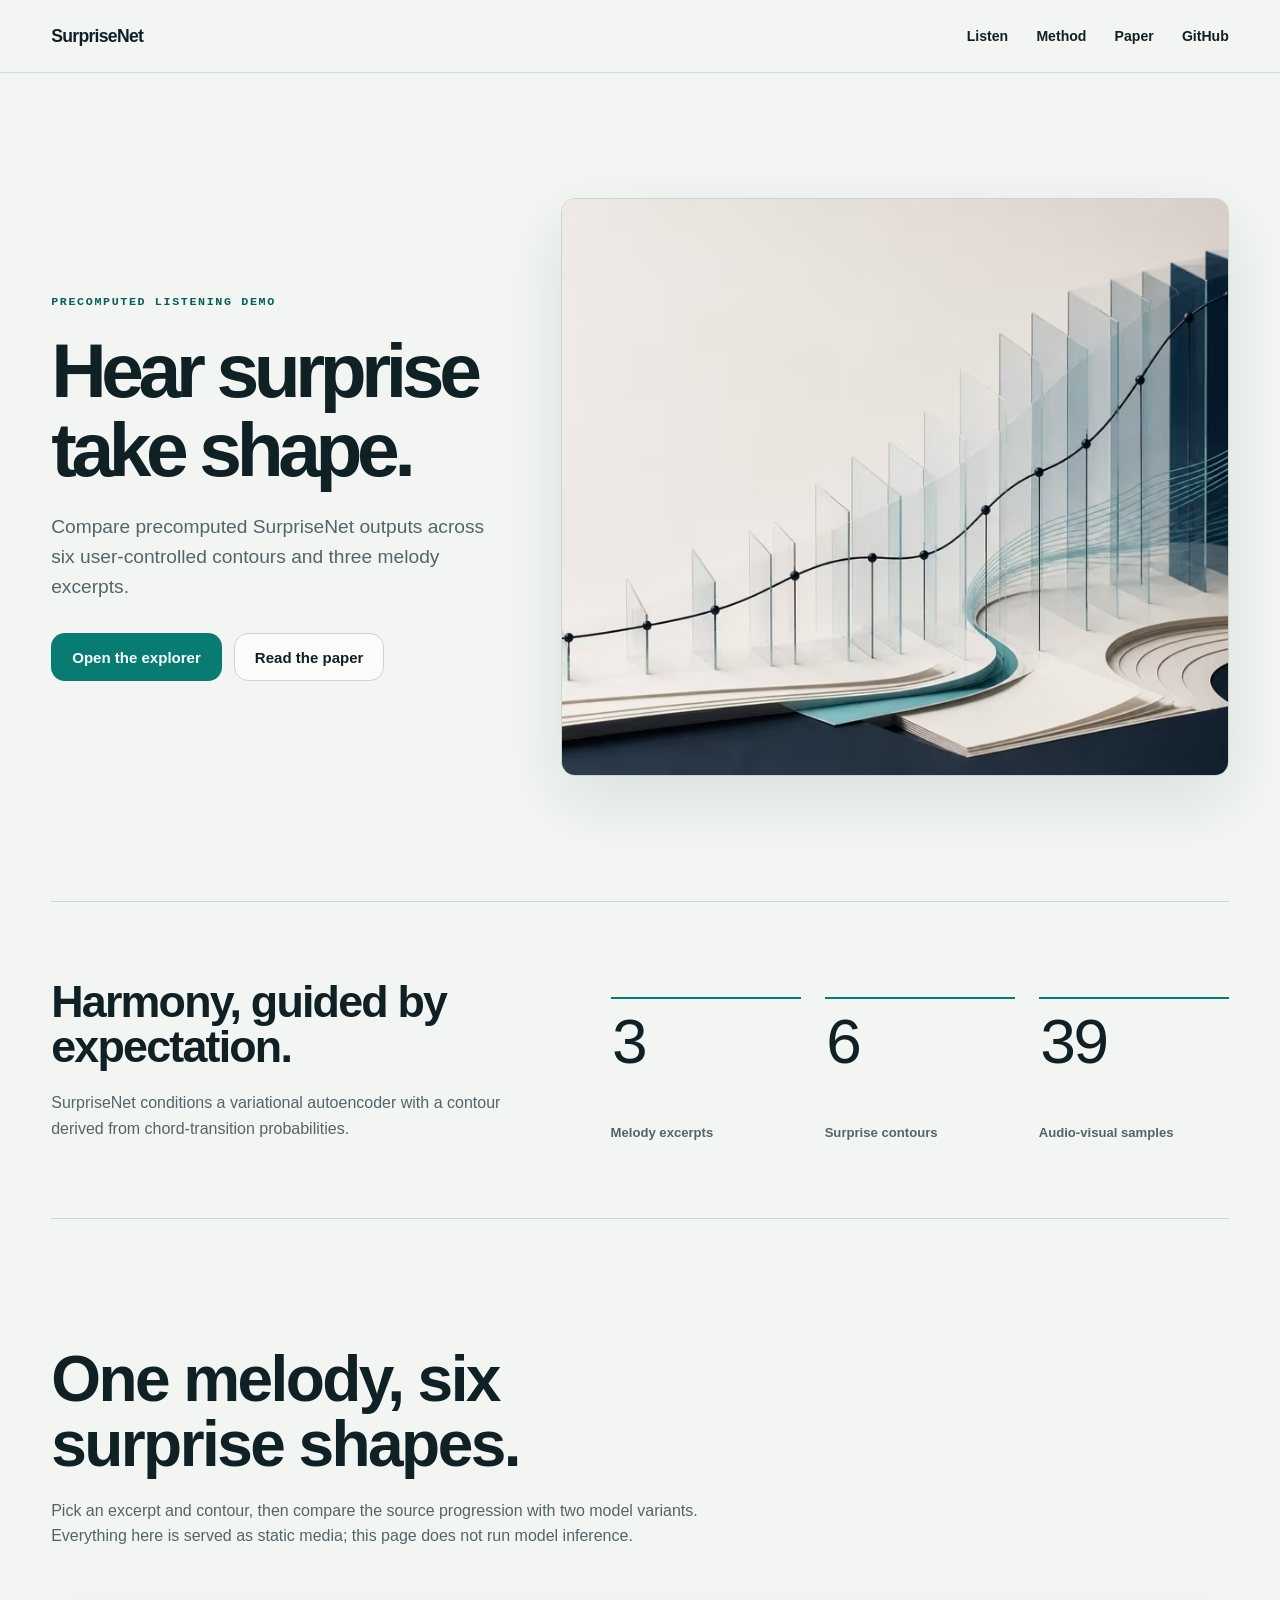
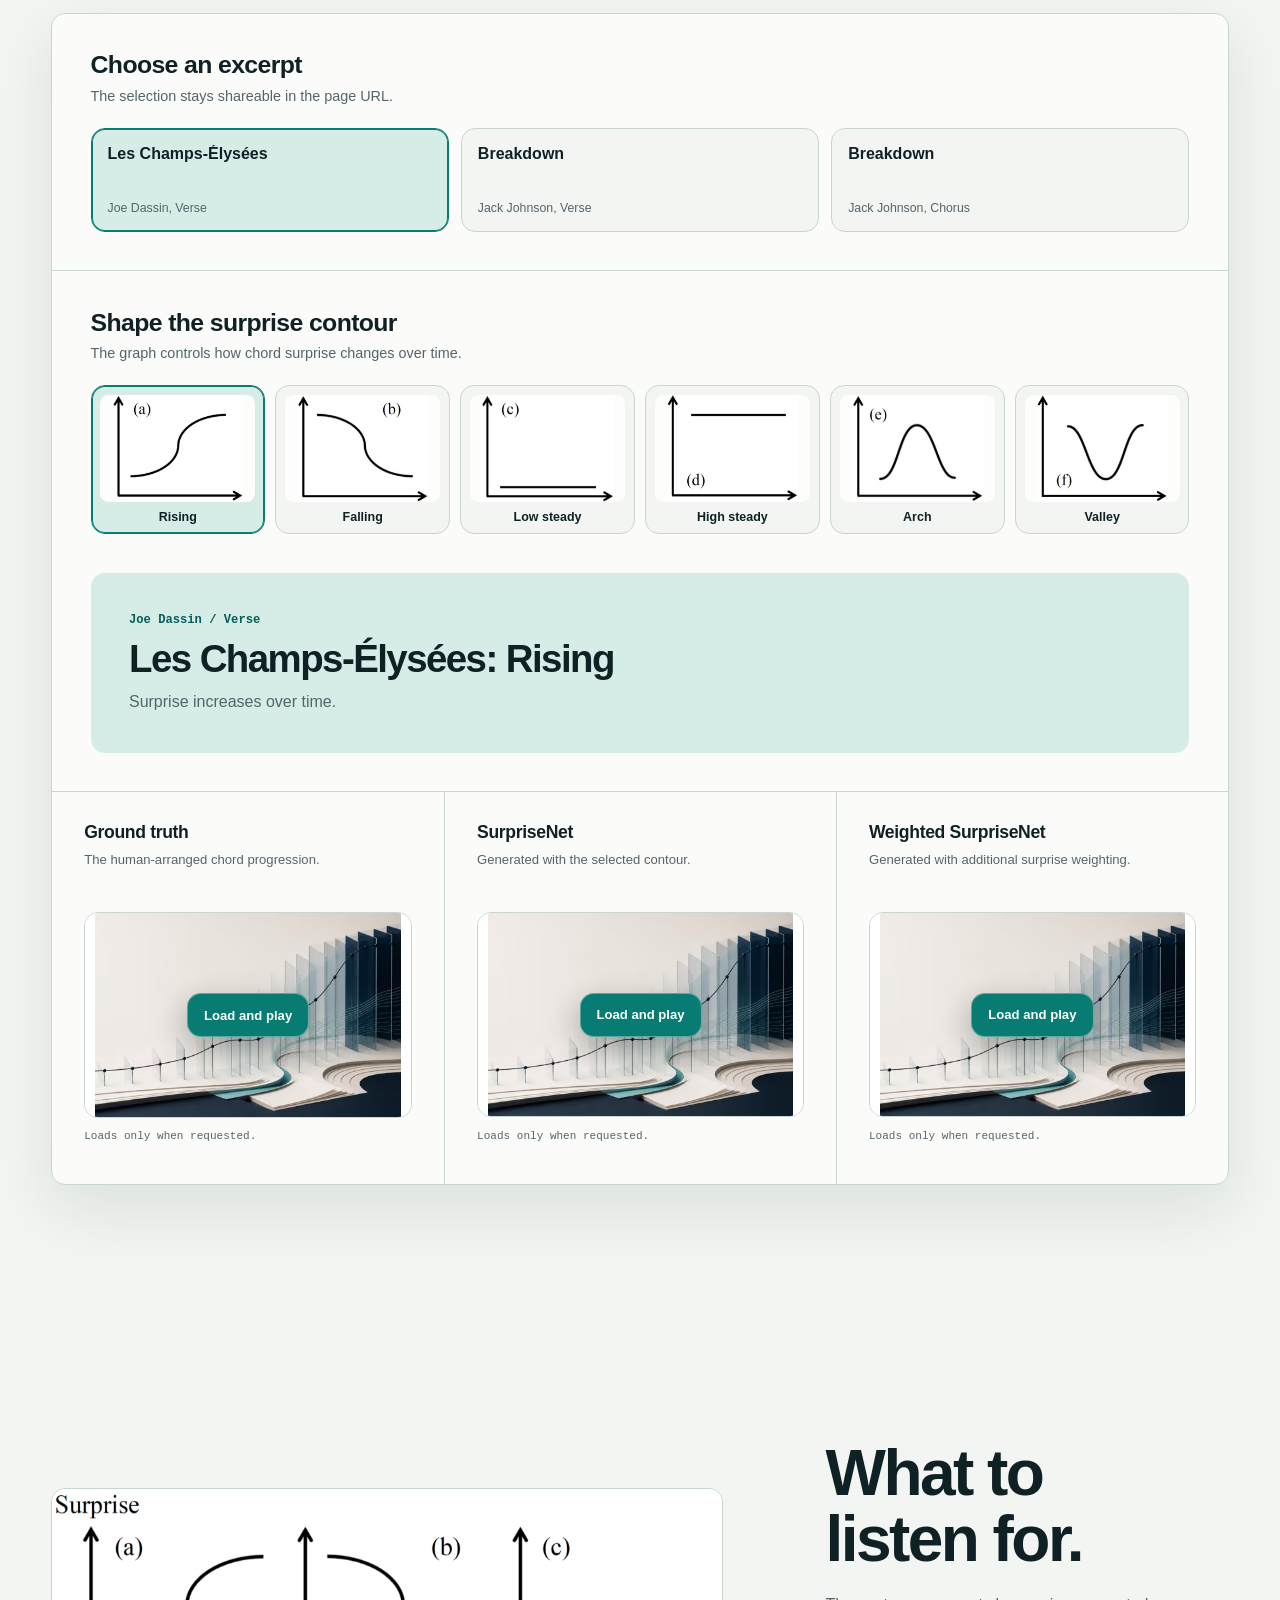
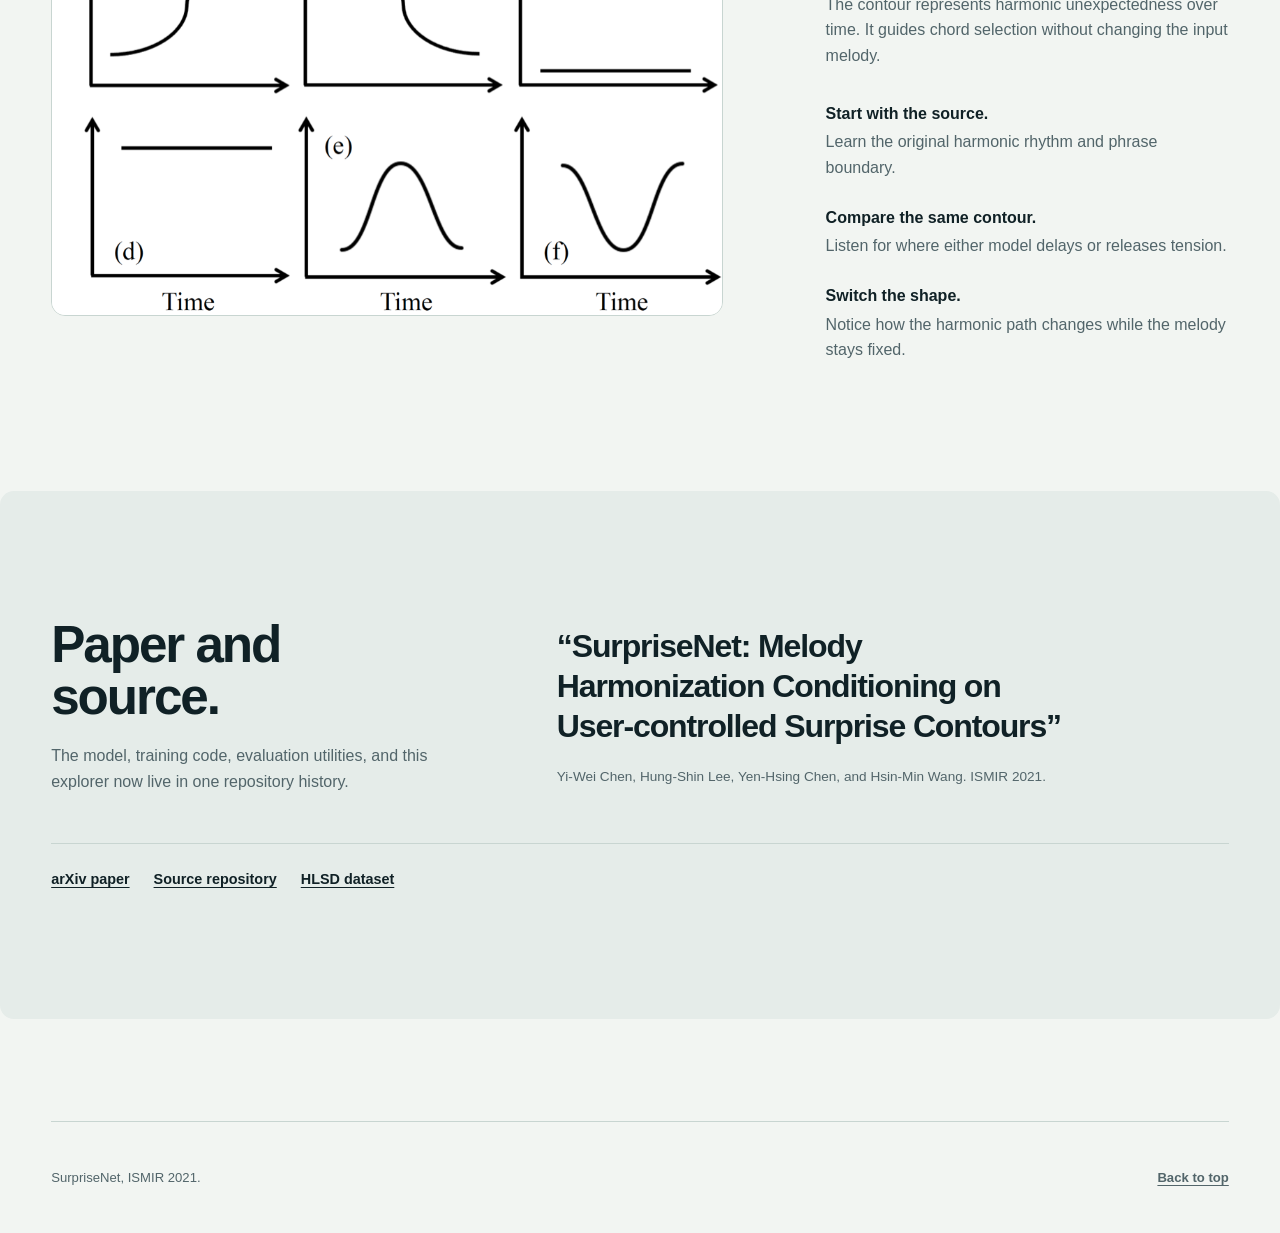
<file: index.html>
<!doctype html>
<html lang="en">
  <head>
    <meta charset="utf-8">
    <meta name="viewport" content="width=device-width, initial-scale=1">
    <meta name="color-scheme" content="light dark">
    <meta
      name="description"
      content="Explore SurpriseNet melody harmonization samples across six user-controlled surprise contours."
    >
    <meta name="theme-color" content="#f2f5f2" media="(prefers-color-scheme: light)">
    <meta name="theme-color" content="#0b1417" media="(prefers-color-scheme: dark)">

    <meta property="og:type" content="website">
    <meta property="og:site_name" content="SurpriseNet">
    <meta property="og:title" content="SurpriseNet Sample Explorer">
    <meta
      property="og:description"
      content="Hear how six user-controlled surprise contours shape generated chord progressions."
    >
    <meta property="og:url" content="https://scmvp301135.github.io/SurpriseNet/">
    <meta
      property="og:image"
      content="https://scmvp301135.github.io/SurpriseNet/static/media/og-image-v2.jpg"
    >
    <meta property="og:image:type" content="image/jpeg">
    <meta property="og:image:width" content="1200">
    <meta property="og:image:height" content="630">
    <meta
      property="og:image:alt"
      content="A rising surprise contour crossing layered chord planes."
    >

    <meta name="twitter:card" content="summary_large_image">
    <meta name="twitter:title" content="SurpriseNet Sample Explorer">
    <meta
      name="twitter:description"
      content="Hear how six user-controlled surprise contours shape generated chord progressions."
    >
    <meta
      name="twitter:image"
      content="https://scmvp301135.github.io/SurpriseNet/static/media/og-image-v2.jpg"
    >

    <link rel="canonical" href="https://scmvp301135.github.io/SurpriseNet/">
    <link rel="icon" type="image/jpeg" href="static/media/favicon.jpg">
    <link
      rel="preload"
      as="image"
      href="static/media/hero-480.avif"
      type="image/avif"
      media="(max-width: 56rem)"
      fetchpriority="high"
    >
    <link
      rel="preload"
      as="image"
      href="static/media/hero-960.avif"
      type="image/avif"
      media="(min-width: 56.001rem)"
      fetchpriority="high"
    >
    <link rel="stylesheet" href="static/css/style.css">
    <title>SurpriseNet Sample Explorer</title>

    <script type="application/ld+json">
      {
        "@context": "https://schema.org",
        "@type": "ScholarlyArticle",
        "name": "SurpriseNet: Melody Harmonization Conditioning on User-controlled Surprise Contours",
        "author": [
          { "@type": "Person", "name": "Yi-Wei Chen" },
          { "@type": "Person", "name": "Hung-Shin Lee" },
          { "@type": "Person", "name": "Yen-Hsing Chen" },
          { "@type": "Person", "name": "Hsin-Min Wang" }
        ],
        "datePublished": "2021",
        "url": "https://arxiv.org/abs/2108.00378"
      }
    </script>
  </head>

  <body>
    <a class="skip-link" href="#main-content">Skip to content</a>

    <header class="site-header">
      <nav class="site-nav" aria-label="Primary navigation">
        <a class="wordmark" href="#top" aria-label="SurpriseNet home">SurpriseNet</a>
        <div class="nav-links">
          <a href="#listen">Listen</a>
          <a href="#method">Method</a>
          <a href="#paper">Paper</a>
          <a href="https://github.com/scmvp301135/SurpriseNet">GitHub</a>
        </div>
      </nav>
    </header>

    <main id="main-content">
      <section class="hero" id="top" aria-labelledby="hero-title">
        <div class="hero-copy">
          <p class="eyebrow">Precomputed listening demo</p>
          <h1 id="hero-title">Hear surprise take shape.</h1>
          <p class="hero-summary">
            Compare precomputed SurpriseNet outputs across six user-controlled contours and three melody excerpts.
          </p>
          <div class="hero-actions">
            <a class="button button-primary" href="#listen">Open the explorer</a>
            <a class="button button-secondary" href="https://arxiv.org/abs/2108.00378">
              Read the paper
            </a>
          </div>
        </div>

        <figure class="hero-visual">
          <picture>
            <source
              media="(max-width: 56rem)"
              type="image/avif"
              srcset="static/media/hero-480.avif"
            >
            <source type="image/avif" srcset="static/media/hero-960.avif">
            <img
              src="static/media/hero.jpg"
              width="1280"
              height="853"
              alt="A rising surprise contour crossing a field of layered chord planes."
              fetchpriority="high"
            >
          </picture>
        </figure>
      </section>

      <section class="project-snapshot" aria-labelledby="snapshot-title">
        <div class="section-heading">
          <h2 id="snapshot-title">Harmony, guided by expectation.</h2>
          <p>
            SurpriseNet conditions a variational autoencoder with a contour derived from chord-transition probabilities.
          </p>
        </div>

        <dl class="project-metrics" aria-label="Demo contents">
          <div>
            <dt>Melody excerpts</dt>
            <dd>3</dd>
          </div>
          <div>
            <dt>Surprise contours</dt>
            <dd>6</dd>
          </div>
          <div>
            <dt>Audio-visual samples</dt>
            <dd>39</dd>
          </div>
        </dl>
      </section>

      <section class="explorer section" id="listen" aria-labelledby="explorer-title">
        <div class="section-heading section-heading-narrow">
          <h2 id="explorer-title">One melody, six surprise shapes.</h2>
          <p>
            Pick an excerpt and contour, then compare the source progression with two model variants. Everything here is served as static media; this page does not run model inference.
          </p>
        </div>

        <div class="explorer-shell">
          <div class="selector-block">
            <div class="selector-heading">
              <h3>Choose an excerpt</h3>
              <p>The selection stays shareable in the page URL.</p>
            </div>
            <div
              class="song-selector"
              id="song-selector"
              role="group"
              aria-label="Melody excerpt"
            ></div>
          </div>

          <div class="selector-block selector-block-contours">
            <div class="selector-heading">
              <h3>Shape the surprise contour</h3>
              <p>The graph controls how chord surprise changes over time.</p>
            </div>
            <div
              class="contour-selector"
              id="contour-selector"
              role="group"
              aria-label="Surprise contour"
            ></div>
          </div>

          <div class="current-selection">
            <div class="selection-copy" aria-live="polite">
              <p class="selection-context" id="selection-context"></p>
              <h3 id="selection-title"></h3>
              <p id="selection-description"></p>
            </div>
          </div>

          <div class="comparison-grid" aria-label="Harmonization comparison">
            <article class="player-panel player-panel-source">
              <header>
                <h3>Ground truth</h3>
                <p>The human-arranged chord progression.</p>
              </header>
              <div class="video-frame">
                <video
                  id="ground-truth-video"
                  playsinline
                  preload="none"
                  poster="static/media/hero-480.avif"
                  aria-describedby="ground-truth-status"
                ></video>
                <button class="load-player" type="button" data-load-player="groundTruth">
                  Load and play
                </button>
              </div>
              <p class="player-status" id="ground-truth-status" role="status">
                Loads when you press play.
              </p>
            </article>

            <article class="player-panel">
              <header>
                <h3>SurpriseNet</h3>
                <p>Generated with the selected contour.</p>
              </header>
              <div class="video-frame">
                <video
                  id="surprisenet-video"
                  playsinline
                  preload="none"
                  poster="static/media/hero-480.avif"
                  aria-describedby="surprisenet-status"
                ></video>
                <button class="load-player" type="button" data-load-player="surpriseNet">
                  Load and play
                </button>
              </div>
              <p class="player-status" id="surprisenet-status" role="status">
                Loads when you press play.
              </p>
            </article>

            <article class="player-panel">
              <header>
                <h3>Weighted SurpriseNet</h3>
                <p>Generated with additional surprise weighting.</p>
              </header>
              <div class="video-frame">
                <video
                  id="weighted-video"
                  playsinline
                  preload="none"
                  poster="static/media/hero-480.avif"
                  aria-describedby="weighted-status"
                ></video>
                <button class="load-player" type="button" data-load-player="weighted">
                  Load and play
                </button>
              </div>
              <p class="player-status" id="weighted-status" role="status">
                Loads when you press play.
              </p>
            </article>
          </div>

          <noscript>
            <p class="notice">JavaScript is required to switch between the listening samples.</p>
          </noscript>
        </div>
      </section>

      <section class="method section" id="method" aria-labelledby="method-title">
        <figure class="method-visual">
          <img
            src="static/media/user_condition.png"
            width="960"
            height="611"
            loading="lazy"
            decoding="async"
            alt="Six plots showing rising, falling, low, high, arch, and valley surprise contours."
          >
        </figure>

        <div class="method-copy">
          <h2 id="method-title">What to listen for.</h2>
          <p>
            The contour represents harmonic unexpectedness over time. It guides chord selection without changing the input melody.
          </p>
          <ol class="listening-notes">
            <li>
              <strong>Start with the source.</strong>
              Learn the original harmonic rhythm and phrase boundary.
            </li>
            <li>
              <strong>Compare the same contour.</strong>
              Listen for where either model delays or releases tension.
            </li>
            <li>
              <strong>Switch the shape.</strong>
              Notice how the harmonic path changes while the melody stays fixed.
            </li>
          </ol>
        </div>
      </section>

      <section class="paper section" id="paper" aria-labelledby="paper-title">
        <div class="paper-copy">
          <h2 id="paper-title">Paper and source.</h2>
          <p>
            The model, training code, evaluation utilities, and this explorer now live in one repository history.
          </p>
        </div>

        <blockquote class="citation">
          <p>
            “SurpriseNet: Melody Harmonization Conditioning on User-controlled Surprise Contours”
          </p>
          <cite>Yi-Wei Chen, Hung-Shin Lee, Yen-Hsing Chen, and Hsin-Min Wang. ISMIR 2021.</cite>
        </blockquote>

        <div class="resource-links" aria-label="Project resources">
          <a href="https://arxiv.org/abs/2108.00378">arXiv paper</a>
          <a href="https://github.com/scmvp301135/SurpriseNet">Source repository</a>
          <a href="https://github.com/wayne391/lead-sheet-dataset">HLSD dataset</a>
        </div>
      </section>
    </main>

    <footer class="site-footer">
      <p>SurpriseNet, ISMIR 2021.</p>
      <a href="#top">Back to top</a>
    </footer>

    <script type="module" src="static/js/app.mjs"></script>
  </body>
</html>
</file>
<file: static/css/style.css>
:root {
  color-scheme: light dark;
  --canvas: #f2f5f2;
  --surface: #fbfcf9;
  --surface-muted: #e5ece9;
  --surface-strong: #d9e5e1;
  --media-surface: #fff;
  --ink: #102126;
  --ink-soft: #52656a;
  --line: #c8d5d1;
  --accent: #087c72;
  --accent-strong: #065e58;
  --accent-soft: #d5ece7;
  --on-accent: #f7fffd;
  --focus: #087c72;
  --danger: #a83232;
  --radius: 0.875rem;
  --shadow: 0 1.5rem 4rem rgb(22 57 53 / 0.1);
  --page-width: 90rem;
  --page-padding: clamp(1rem, 4vw, 4rem);
  --font-sans: ui-sans-serif, -apple-system, BlinkMacSystemFont, "Segoe UI", sans-serif;
  --font-mono: ui-monospace, "SFMono-Regular", Consolas, "Liberation Mono", monospace;
}

@media (prefers-color-scheme: dark) {
  :root {
    --canvas: #0b1417;
    --surface: #111d21;
    --surface-muted: #16262a;
    --surface-strong: #203238;
    --ink: #edf7f4;
    --ink-soft: #adbfbb;
    --line: #304349;
    --accent: #62d7c8;
    --accent-strong: #8ce7db;
    --accent-soft: #183d3a;
    --on-accent: #071b1a;
    --focus: #7ce2d5;
    --danger: #ff9999;
    --shadow: 0 1.5rem 4rem rgb(1 8 10 / 0.35);
  }
}

*,
*::before,
*::after {
  box-sizing: border-box;
}

html {
  scroll-behavior: smooth;
  scroll-padding-top: 5.5rem;
}

body {
  min-width: 20rem;
  margin: 0;
  overflow-x: hidden;
  background: var(--canvas);
  color: var(--ink);
  font-family: var(--font-sans);
  font-size: 1rem;
  line-height: 1.6;
  text-rendering: optimizeLegibility;
  -webkit-font-smoothing: antialiased;
}

body,
button {
  font-family: var(--font-sans);
}

img,
video {
  display: block;
  max-width: 100%;
}

[hidden] {
  display: none !important;
}

a {
  color: inherit;
  text-decoration-thickness: 0.08em;
  text-underline-offset: 0.2em;
}

a:hover {
  color: var(--accent-strong);
}

button,
a {
  -webkit-tap-highlight-color: transparent;
}

button:focus-visible,
a:focus-visible,
video:focus-visible {
  outline: 0.2rem solid var(--focus);
  outline-offset: 0.2rem;
}

h1,
h2,
h3,
p,
figure,
blockquote,
dl,
dd {
  margin: 0;
}

h1,
h2,
h3 {
  font-weight: 680;
  letter-spacing: -0.04em;
  line-height: 1.02;
}

h2 {
  max-width: 18ch;
  font-size: clamp(2.2rem, 5vw, 4.8rem);
}

h3 {
  font-size: clamp(1.2rem, 2vw, 1.55rem);
}

.skip-link {
  position: fixed;
  top: 0.75rem;
  left: 0.75rem;
  z-index: 100;
  transform: translateY(-180%);
  border-radius: var(--radius);
  background: var(--accent);
  color: var(--on-accent);
  font-weight: 700;
  padding: 0.7rem 1rem;
}

.skip-link:focus {
  transform: translateY(0);
}

.site-header {
  position: sticky;
  top: 0;
  z-index: 10;
  border-bottom: 0.0625rem solid color-mix(in srgb, var(--line) 74%, transparent);
  background: color-mix(in srgb, var(--canvas) 90%, transparent);
  backdrop-filter: blur(1rem) saturate(130%);
  -webkit-backdrop-filter: blur(1rem) saturate(130%);
}

.site-nav {
  display: flex;
  width: min(100%, var(--page-width));
  height: 4.5rem;
  margin-inline: auto;
  align-items: center;
  justify-content: space-between;
  gap: 2rem;
  padding-inline: var(--page-padding);
}

.wordmark {
  font-size: 1.1rem;
  font-weight: 760;
  letter-spacing: -0.04em;
  text-decoration: none;
}

.nav-links {
  display: flex;
  min-width: 0;
  align-items: center;
  gap: clamp(1rem, 2.2vw, 2rem);
  font-size: 0.88rem;
  font-weight: 650;
  white-space: nowrap;
}

.nav-links a {
  text-decoration: none;
}

.hero {
  display: grid;
  width: min(100%, var(--page-width));
  min-height: calc(100dvh - 4.5rem);
  margin-inline: auto;
  align-items: center;
  grid-template-columns: minmax(0, 0.8fr) minmax(28rem, 1.2fr);
  gap: clamp(2rem, 5vw, 6rem);
  padding: clamp(2rem, 6vh, 5rem) var(--page-padding);
}

.hero-copy {
  position: relative;
  z-index: 1;
}

.eyebrow {
  margin-bottom: 1.25rem;
  color: var(--accent-strong);
  font-family: var(--font-mono);
  font-size: 0.73rem;
  font-weight: 750;
  letter-spacing: 0.14em;
  text-transform: uppercase;
}

.hero h1 {
  max-width: 11.5ch;
  font-size: clamp(3.4rem, 6vw, 6.8rem);
  letter-spacing: -0.07em;
}

.hero-summary {
  max-width: 31rem;
  margin-top: 1.5rem;
  color: var(--ink-soft);
  font-size: clamp(1.05rem, 1.5vw, 1.3rem);
  line-height: 1.55;
}

.hero-actions {
  display: flex;
  flex-wrap: wrap;
  gap: 0.75rem;
  margin-top: 2rem;
}

.button {
  display: inline-flex;
  min-height: 3rem;
  align-items: center;
  justify-content: center;
  border: 0.0625rem solid transparent;
  border-radius: var(--radius);
  font-size: 0.94rem;
  font-weight: 720;
  line-height: 1;
  padding: 0.95rem 1.25rem;
  text-decoration: none;
  white-space: nowrap;
  transition:
    transform 160ms ease,
    background-color 160ms ease,
    border-color 160ms ease,
    color 160ms ease;
}

.button:hover {
  transform: translateY(-0.08rem);
}

.button:active {
  transform: translateY(0.06rem) scale(0.99);
}

.button-primary {
  background: var(--accent);
  color: var(--on-accent);
}

.button-primary:hover {
  background: var(--accent-strong);
  color: var(--on-accent);
}

.button-secondary {
  border-color: var(--line);
  background: var(--surface);
}

.button-secondary:hover {
  border-color: var(--accent);
  color: var(--accent-strong);
}

.hero-visual {
  overflow: hidden;
  border: 0.0625rem solid var(--line);
  border-radius: var(--radius);
  background: var(--surface);
  box-shadow: var(--shadow);
}

.hero-visual img {
  width: 100%;
  height: min(64dvh, 43rem);
  object-fit: cover;
}

.project-snapshot {
  display: grid;
  width: min(calc(100% - 2 * var(--page-padding)), calc(var(--page-width) - 2 * var(--page-padding)));
  margin-inline: auto;
  border-block: 0.0625rem solid var(--line);
  grid-template-columns: minmax(0, 0.85fr) minmax(30rem, 1.15fr);
  gap: clamp(3rem, 8vw, 8rem);
  padding-block: clamp(3rem, 6vw, 5rem);
}

.section-heading p,
.paper-copy p,
.method-copy > p {
  max-width: 41rem;
  margin-top: 1.25rem;
  color: var(--ink-soft);
  font-size: clamp(1rem, 1.25vw, 1.15rem);
}

.project-snapshot h2 {
  font-size: clamp(2rem, 3.5vw, 3.8rem);
}

.project-metrics {
  display: grid;
  align-items: end;
  grid-template-columns: repeat(3, minmax(0, 1fr));
  gap: 1.5rem;
}

.project-metrics div {
  display: flex;
  min-width: 0;
  min-height: 9rem;
  flex-direction: column-reverse;
  justify-content: space-between;
  border-top: 0.18rem solid var(--accent);
  padding-top: 0.9rem;
}

.project-metrics dt {
  color: var(--ink-soft);
  font-size: 0.82rem;
  font-weight: 650;
  line-height: 1.35;
}

.project-metrics dd {
  font-family: var(--font-mono);
  font-size: clamp(2.8rem, 5vw, 5.5rem);
  font-weight: 520;
  letter-spacing: -0.08em;
  line-height: 1;
}

.section {
  width: min(100%, var(--page-width));
  margin-inline: auto;
  padding: clamp(5.5rem, 10vw, 9rem) var(--page-padding);
}

.section-heading-narrow {
  max-width: 54rem;
}

.explorer-shell {
  margin-top: clamp(2.5rem, 5vw, 4.5rem);
  overflow: hidden;
  border: 0.0625rem solid var(--line);
  border-radius: var(--radius);
  background: var(--surface);
  box-shadow: var(--shadow);
}

.selector-block {
  padding: clamp(1.25rem, 3vw, 2.5rem);
}

.selector-block + .selector-block {
  border-top: 0.0625rem solid var(--line);
}

.selector-heading {
  margin-bottom: 1.25rem;
}

.selector-heading h3 {
  letter-spacing: -0.025em;
}

.selector-heading p {
  max-width: 35rem;
  margin-top: 0.45rem;
  color: var(--ink-soft);
  font-size: 0.9rem;
}

.song-selector {
  display: grid;
  grid-template-columns: repeat(3, minmax(0, 1fr));
  gap: 0.75rem;
}

.song-option,
.contour-option {
  min-width: 0;
  border: 0.0625rem solid var(--line);
  border-radius: var(--radius);
  background: var(--canvas);
  color: var(--ink);
  cursor: pointer;
  text-align: left;
  transition:
    transform 150ms ease,
    background-color 150ms ease,
    border-color 150ms ease,
    color 150ms ease;
}

.song-option:hover,
.contour-option:hover {
  transform: translateY(-0.08rem);
  border-color: var(--accent);
}

.song-option:active,
.contour-option:active {
  transform: translateY(0.05rem) scale(0.99);
}

.song-option[aria-pressed="true"],
.contour-option[aria-pressed="true"] {
  border-color: var(--accent);
  background: var(--accent-soft);
  box-shadow: inset 0 0 0 0.0625rem var(--accent);
}

.song-option {
  display: flex;
  min-height: 6.5rem;
  flex-direction: column;
  justify-content: space-between;
  padding: 1rem;
}

.song-option-title {
  overflow: hidden;
  font-size: 1rem;
  font-weight: 720;
  text-overflow: ellipsis;
  white-space: nowrap;
}

.song-option-detail {
  color: var(--ink-soft);
  font-size: 0.77rem;
}

.contour-selector {
  display: grid;
  grid-template-columns: repeat(6, minmax(7.5rem, 1fr));
  gap: 0.65rem;
}

.contour-option {
  padding: 0.55rem;
  text-align: center;
}

.contour-option img {
  width: 100%;
  height: auto;
  aspect-ratio: 1.45 / 1;
  border-radius: calc(var(--radius) - 0.35rem);
  background: #fdfdfb;
  object-fit: contain;
}

.contour-option span {
  display: block;
  margin-top: 0.55rem;
  font-size: 0.78rem;
  font-weight: 720;
}

.current-selection {
  margin: 0 clamp(1.25rem, 3vw, 2.5rem) clamp(1.25rem, 3vw, 2.5rem);
  overflow: hidden;
  border-radius: var(--radius);
  background: var(--accent-soft);
}

.selection-copy {
  display: flex;
  min-height: 9.5rem;
  flex-direction: column;
  justify-content: center;
  padding: clamp(1.5rem, 3vw, 2.5rem);
}

.selection-context {
  margin-bottom: 0.55rem;
  color: var(--accent-strong);
  font-family: var(--font-mono);
  font-size: 0.76rem;
  font-weight: 700;
}

.selection-copy h3 {
  font-size: clamp(1.8rem, 3vw, 3.1rem);
}

.selection-copy > p:last-child {
  margin-top: 0.65rem;
  color: var(--ink-soft);
}

.comparison-grid {
  display: grid;
  border-top: 0.0625rem solid var(--line);
  grid-template-columns: repeat(3, minmax(0, 1fr));
}

.player-panel {
  display: grid;
  min-width: 0;
  align-content: start;
  grid-template-rows: auto auto auto;
  padding: clamp(1.25rem, 2.5vw, 2rem);
}

.player-panel + .player-panel {
  border-left: 0.0625rem solid var(--line);
}

.player-panel header {
  min-height: 5.5rem;
}

.player-panel h3 {
  font-size: 1.1rem;
  letter-spacing: -0.02em;
}

.player-panel header p {
  margin-top: 0.4rem;
  color: var(--ink-soft);
  font-size: 0.82rem;
}

.video-frame {
  position: relative;
  overflow: hidden;
  border: 0.0625rem solid var(--line);
  border-radius: var(--radius);
  background: var(--media-surface);
}

.player-panel video {
  width: 100%;
  aspect-ratio: 16 / 10;
  background: var(--media-surface);
  object-fit: contain;
}

.load-player {
  position: absolute;
  top: 50%;
  left: 50%;
  min-height: 2.75rem;
  transform: translate(-50%, -50%);
  border: 0.0625rem solid color-mix(in srgb, var(--on-accent) 35%, transparent);
  border-radius: var(--radius);
  background: var(--accent);
  box-shadow: 0 0.75rem 2rem rgb(1 15 16 / 0.32);
  color: var(--on-accent);
  cursor: pointer;
  font-size: 0.82rem;
  font-weight: 740;
  padding: 0.8rem 1rem;
  white-space: nowrap;
  transition:
    transform 150ms ease,
    background-color 150ms ease;
}

.load-player:hover {
  transform: translate(-50%, calc(-50% - 0.08rem));
  background: var(--accent-strong);
}

.load-player:active {
  transform: translate(-50%, calc(-50% + 0.05rem)) scale(0.99);
}

.player-status {
  min-height: 1.5rem;
  margin-top: 0.65rem;
  color: var(--ink-soft);
  font-family: var(--font-mono);
  font-size: 0.69rem;
}

.player-status[data-state="playing"],
.player-status[data-state="ready"] {
  color: var(--accent-strong);
}

.player-status[data-state="error"] {
  color: var(--danger);
}

.notice {
  margin: 0 2rem 2rem;
  border: 0.0625rem solid var(--danger);
  border-radius: var(--radius);
  padding: 1rem;
}

.method {
  display: grid;
  align-items: center;
  grid-template-columns: minmax(0, 1.25fr) minmax(21rem, 0.75fr);
  gap: clamp(3rem, 8vw, 8rem);
}

.method-visual {
  overflow: hidden;
  border: 0.0625rem solid var(--line);
  border-radius: var(--radius);
  background: #fdfdfb;
}

.method-visual img {
  width: 100%;
  height: auto;
}

.method-copy h2 {
  max-width: 10ch;
}

.listening-notes {
  display: grid;
  gap: 1.5rem;
  margin: 2rem 0 0;
  padding: 0;
  list-style: none;
}

.listening-notes li {
  color: var(--ink-soft);
}

.listening-notes strong {
  display: block;
  margin-bottom: 0.2rem;
  color: var(--ink);
}

.paper {
  display: grid;
  margin-bottom: clamp(3rem, 8vw, 7rem);
  border-radius: var(--radius);
  background: var(--surface-muted);
  grid-template-columns: minmax(15rem, 0.75fr) minmax(20rem, 1.25fr);
  column-gap: clamp(3rem, 8vw, 8rem);
  row-gap: 3rem;
}

.paper h2 {
  font-size: clamp(2.4rem, 4vw, 4.5rem);
}

.citation {
  align-self: center;
}

.citation p {
  max-width: 29ch;
  font-size: clamp(1.45rem, 2.5vw, 2.4rem);
  font-weight: 620;
  letter-spacing: -0.035em;
  line-height: 1.25;
}

.citation cite {
  display: block;
  max-width: 48rem;
  margin-top: 1.25rem;
  color: var(--ink-soft);
  font-size: 0.85rem;
  font-style: normal;
}

.resource-links {
  display: flex;
  flex-wrap: wrap;
  grid-column: 1 / -1;
  gap: 0.7rem 1.5rem;
  border-top: 0.0625rem solid var(--line);
  padding-top: 1.5rem;
  font-size: 0.9rem;
  font-weight: 680;
}

.site-footer {
  display: flex;
  width: min(calc(100% - 2 * var(--page-padding)), calc(var(--page-width) - 2 * var(--page-padding)));
  min-height: 7rem;
  margin-inline: auto;
  align-items: center;
  justify-content: space-between;
  gap: 1.5rem;
  border-top: 0.0625rem solid var(--line);
  color: var(--ink-soft);
  font-size: 0.82rem;
}

.site-footer a {
  font-weight: 680;
}

@media (prefers-reduced-motion: no-preference) {
  @keyframes enter-up {
    from {
      transform: translateY(1.25rem);
    }

    to {
      transform: translateY(0);
    }
  }

  .hero-copy > .eyebrow,
  .hero-summary,
  .hero-actions {
    animation: enter-up 650ms cubic-bezier(0.16, 1, 0.3, 1) both;
  }

  .hero-summary {
    animation-delay: 70ms;
  }

  .hero-actions {
    animation-delay: 140ms;
  }
}

@media (max-width: 68rem) {
  .hero {
    min-height: auto;
    grid-template-columns: minmax(0, 0.9fr) minmax(24rem, 1.1fr);
  }

  .hero-visual img {
    height: auto;
    aspect-ratio: 3 / 2;
  }

  .project-snapshot {
    grid-template-columns: 1fr;
    gap: 3rem;
  }

  .method {
    align-items: start;
    grid-template-columns: 1fr 1fr;
  }

  .paper {
    grid-template-columns: 1fr;
  }

  .resource-links {
    grid-column: auto;
  }
}

@media (max-width: 56rem) {
  .hero {
    grid-template-columns: 1fr;
    gap: clamp(2rem, 6vw, 3rem);
    padding-block: clamp(2.5rem, 6vw, 4rem);
  }

  .hero h1 {
    font-size: clamp(3.6rem, 11vw, 6.2rem);
  }

  .hero-visual {
    width: 100%;
  }

  .hero-visual img {
    height: clamp(12rem, 36vw, 17rem);
    object-fit: cover;
  }

  .contour-selector {
    grid-template-columns: repeat(6, minmax(8.5rem, 1fr));
    margin-inline: calc(-1 * clamp(1.25rem, 3vw, 2.5rem));
    overflow-x: auto;
    padding: 0.25rem clamp(1.25rem, 3vw, 2.5rem) 0.8rem;
    scroll-padding-inline: clamp(1.25rem, 3vw, 2.5rem);
    scroll-snap-type: x mandatory;
    scrollbar-width: thin;
  }

  .contour-option {
    scroll-snap-align: start;
  }

  .comparison-grid {
    grid-template-columns: repeat(2, minmax(0, 1fr));
  }

  .player-panel-source {
    grid-column: 1 / -1;
  }

  .player-panel + .player-panel {
    border-left: 0;
  }

  .player-panel:nth-child(3) {
    border-left: 0.0625rem solid var(--line);
  }

  .player-panel:not(:first-child) {
    border-top: 0.0625rem solid var(--line);
  }

  .method {
    grid-template-columns: 1fr;
  }

  .method-copy {
    max-width: 42rem;
  }
}

@media (max-width: 42rem) {
  .nav-links a:nth-child(2),
  .nav-links a:nth-child(3) {
    display: none;
  }

  .hero {
    gap: 3rem;
  }

  .hero h1 {
    max-width: 9ch;
    font-size: clamp(3.2rem, 15vw, 4.8rem);
  }

  .hero-actions {
    align-items: stretch;
    flex-direction: column;
  }

  .button {
    width: 100%;
  }

  .project-metrics {
    grid-template-columns: 1fr;
  }

  .project-metrics div {
    min-height: 5rem;
    flex-direction: row;
    align-items: end;
  }

  .project-metrics dd {
    font-size: 3.5rem;
  }

  .song-selector {
    grid-template-columns: 1fr;
  }

  .song-option {
    min-height: 5.5rem;
  }

  .comparison-grid {
    grid-template-columns: 1fr;
  }

  .player-panel-source {
    grid-column: auto;
  }

  .player-panel:nth-child(3) {
    border-left: 0;
  }

  .player-panel + .player-panel {
    border-top: 0.0625rem solid var(--line);
  }

  .player-panel header {
    min-height: auto;
    margin-bottom: 1rem;
  }

  .paper {
    width: calc(100% - 2rem);
    margin-inline: 1rem;
    padding-inline: 1.25rem;
  }

  .resource-links {
    align-items: flex-start;
    flex-direction: column;
  }

  .site-footer {
    min-height: 8rem;
    align-items: flex-start;
    flex-direction: column;
    justify-content: center;
  }
}

@media (prefers-reduced-motion: reduce) {
  *,
  *::before,
  *::after {
    scroll-behavior: auto !important;
    animation-duration: 0.01ms !important;
    animation-iteration-count: 1 !important;
    transition-duration: 0.01ms !important;
  }
}

@media (prefers-reduced-transparency: reduce) {
  .site-header {
    background: var(--canvas);
    backdrop-filter: none;
    -webkit-backdrop-filter: none;
  }
}
</file>
